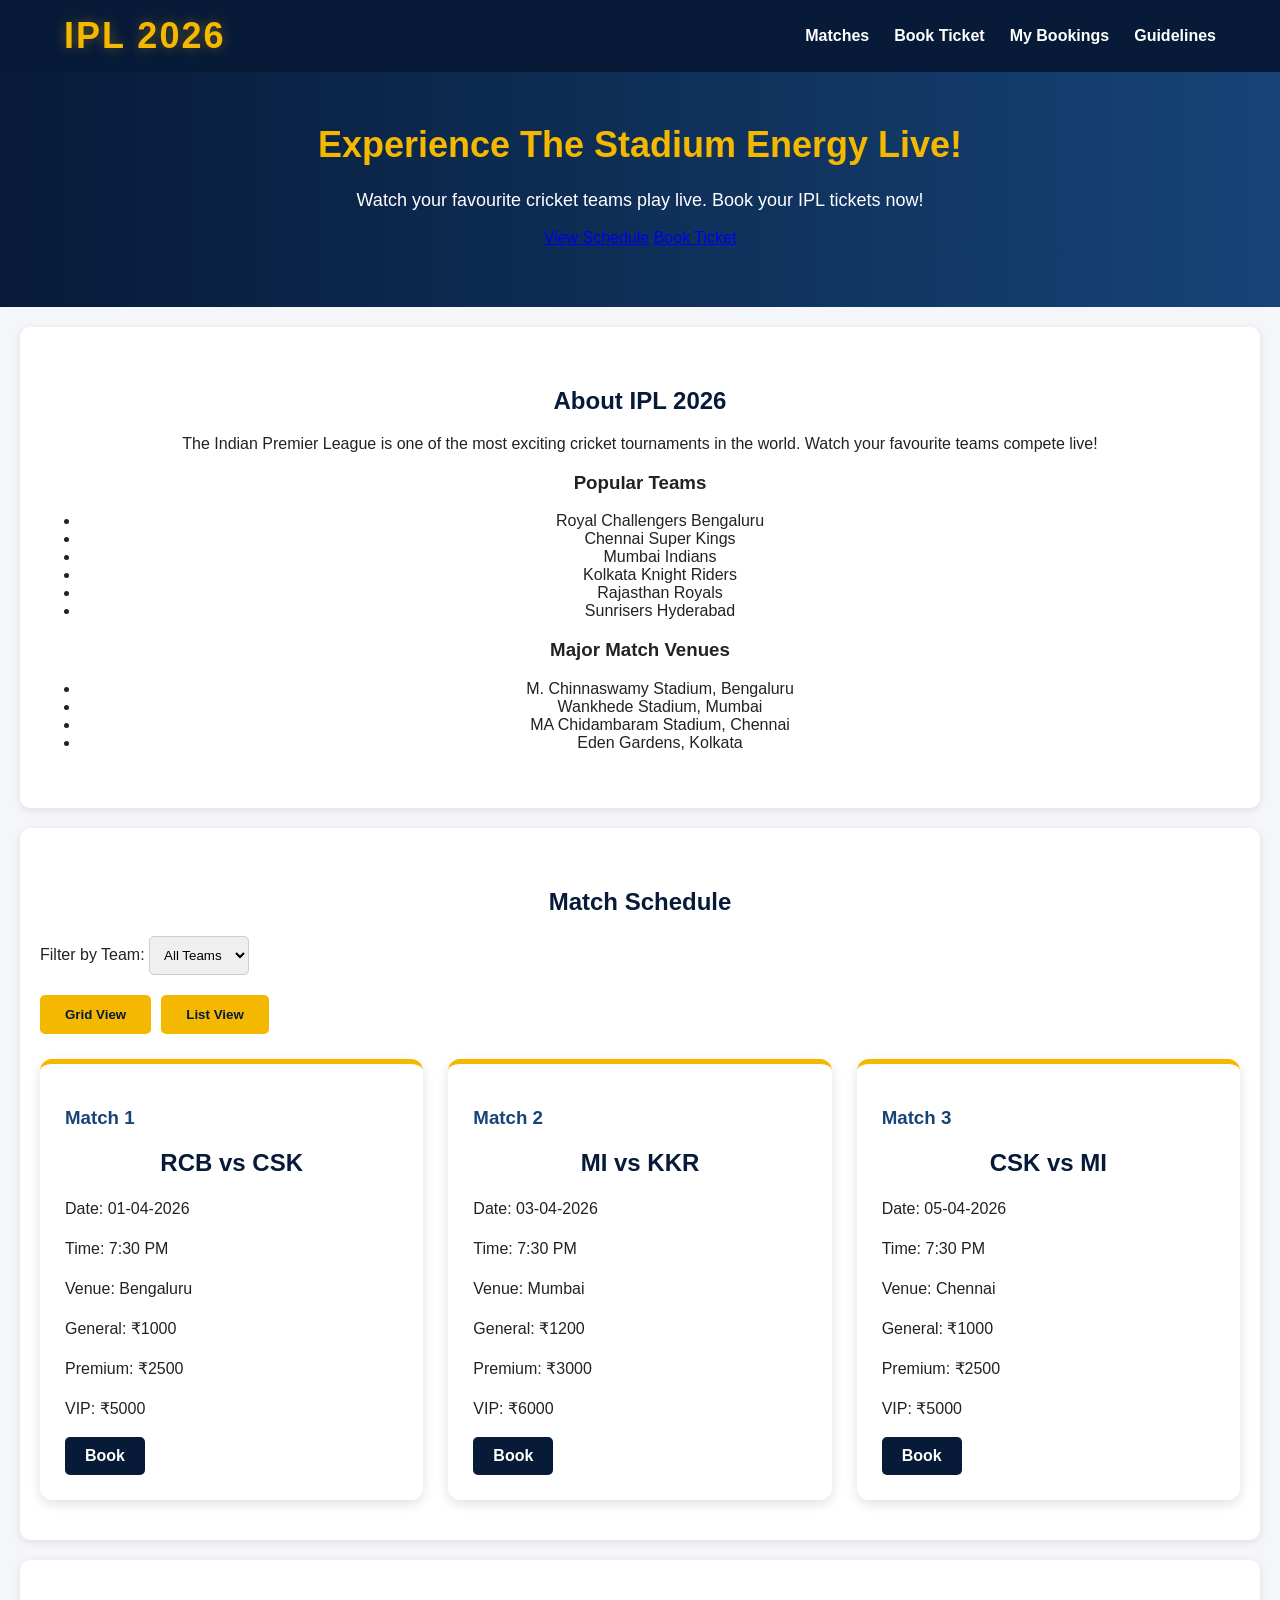
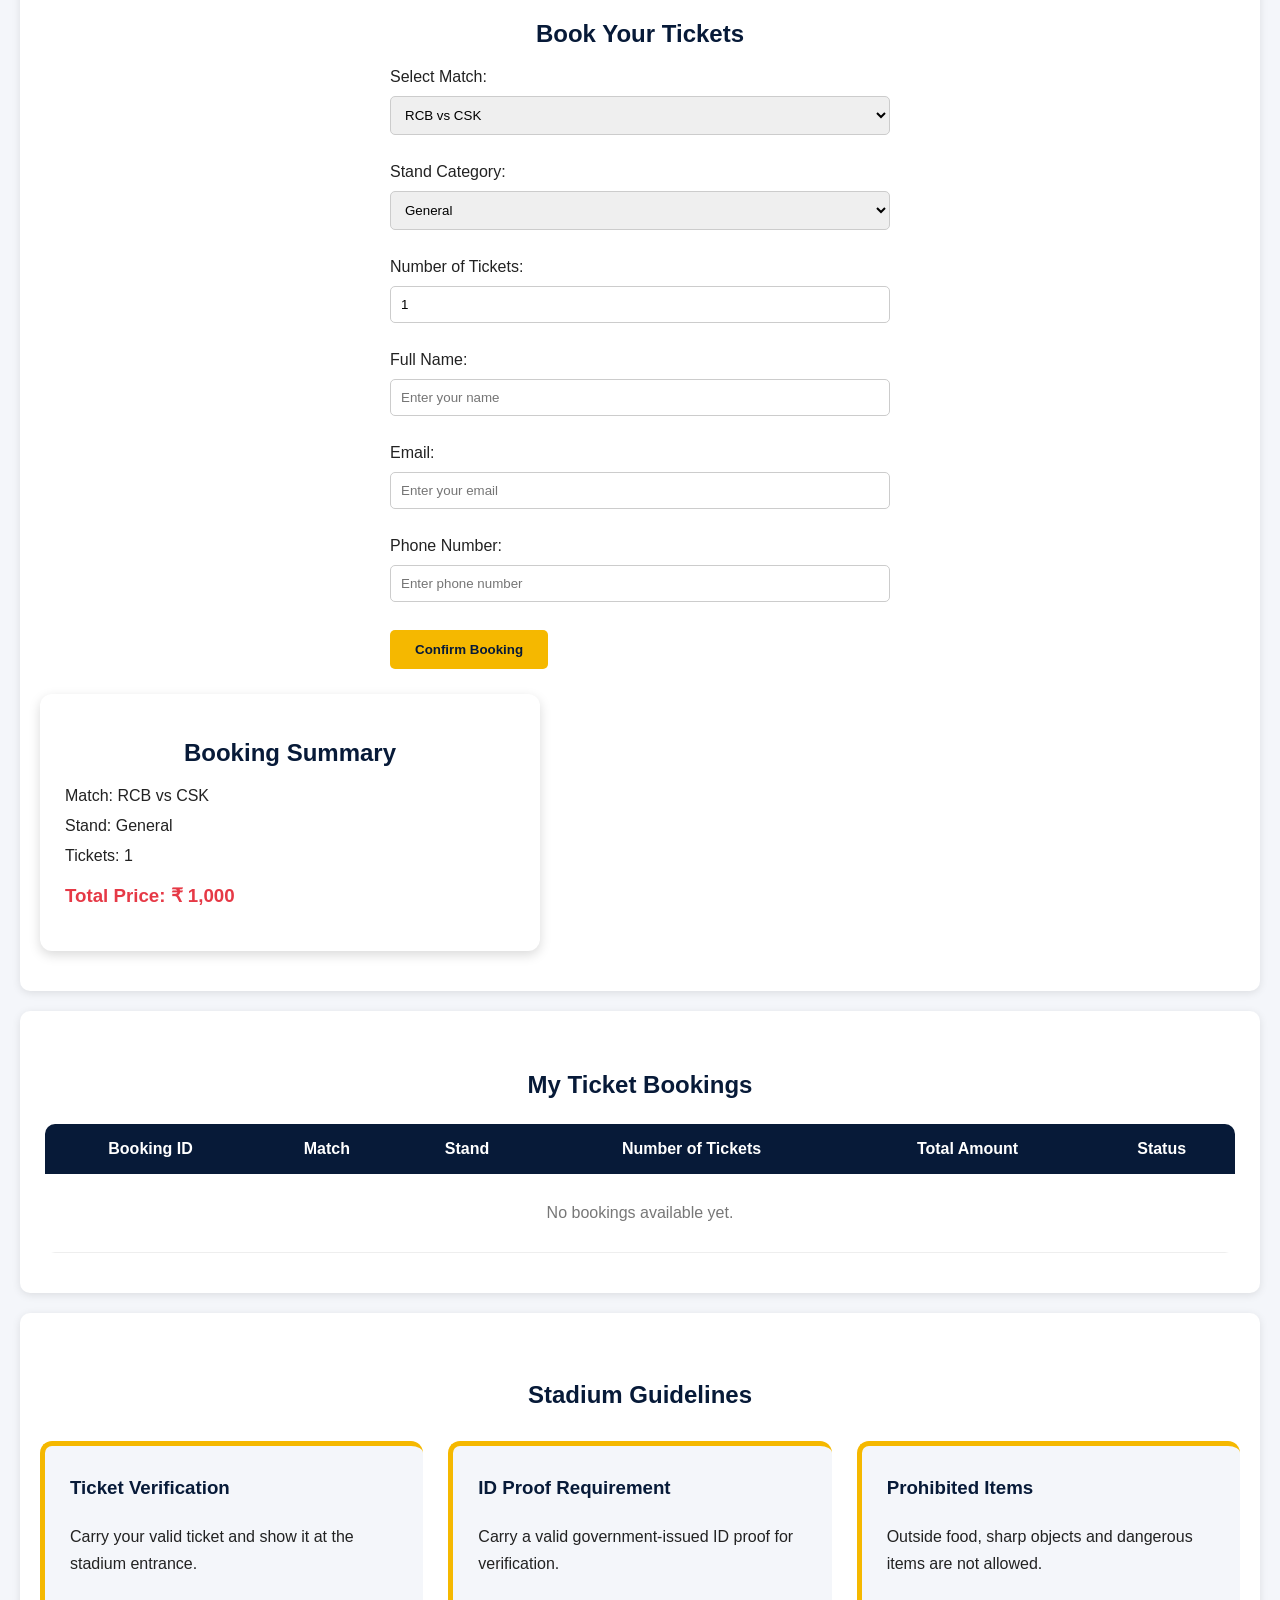
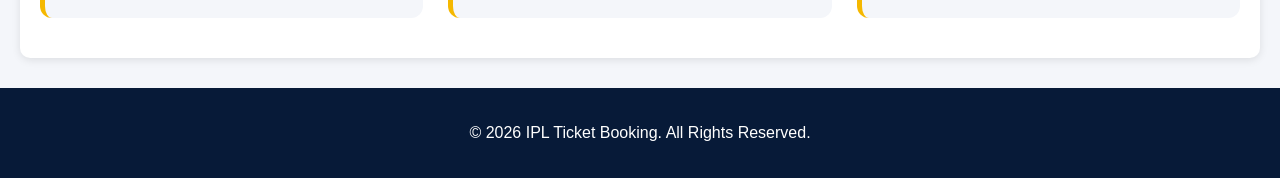
<file: index.html>
<!DOCTYPE html>
<html lang="en">

<head>
    <meta charset="UTF-8">
    <meta name="viewport" content="width=device-width, initial-scale=1.0">
    <title>IPL Ticket Booking</title>
    <link rel="stylesheet" href="styles.css">
</head>

<body>

    
<!-- Navigation -->
<nav class="navbar">

    <h1 class="logo">IPL 2026</h1>

    <!-- Hamburger Menu -->
    <button class="menu-toggle" id="menuToggle" aria-label="Toggle navigation" aria-expanded="false">
        ☰
    </button>

    <!-- Navigation Links -->
    <div class="nav-links" id="navLinks">

        <a href="#matches">Matches</a>
        <a href="#booking">Book Ticket</a>
        <a href="#mybookings">My Bookings</a>
        <a href="#guidelines">Guidelines</a>

    </div>

</nav>



    <!-- Hero Section -->
    <header>
        <h1>Experience The Stadium Energy Live!</h1>

        <p>Watch your favourite cricket teams play live.
            Book your IPL tickets now!</p>

        <a href="#matches">View Schedule</a>
        <a href="booking.html">Book Ticket</a>
    </header>


    <!-- About IPL -->
    <section id="about">
        <h2>About IPL 2026</h2>

        <p>The Indian Premier League is one of the most exciting
            cricket tournaments in the world. Watch your favourite
            teams compete live!</p>

        <h3>Popular Teams</h3>
        <ul>
            <li>Royal Challengers Bengaluru</li>
            <li>Chennai Super Kings</li>
            <li>Mumbai Indians</li>
            <li>Kolkata Knight Riders</li>
            <li>Rajasthan Royals</li>
            <li>Sunrisers Hyderabad</li>
        </ul>

        <h3>Major Match Venues</h3>
        <ul>
            <li>M. Chinnaswamy Stadium, Bengaluru</li>
            <li>Wankhede Stadium, Mumbai</li>
            <li>MA Chidambaram Stadium, Chennai</li>
            <li>Eden Gardens, Kolkata</li>
        </ul>
    </section>


    
<!-- Match Schedule -->
<section id="matches">

    <h2>Match Schedule</h2>

    <!-- Team Filter -->
    <label for="team">Filter by Team:</label>

    <select id="team" name="team">
        <option value="all">All Teams</option>
        <option value="RCB">RCB</option>
        <option value="CSK">CSK</option>
        <option value="MI">MI</option>
        <option value="KKR">KKR</option>
    </select>

    <!-- Grid/List Toggle -->
    <div class="view-controls">
        <button id="gridView">Grid View</button>
        <button id="listView">List View</button>
    </div>

    <!-- Match Cards -->
    <div class="match-container" id="matchContainer">

        <div class="match-card" data-teams="RCB CSK">
            <h3>Match 1</h3>
            <h2>RCB vs CSK</h2>
            <p>Date: 01-04-2026</p>
            <p>Time: 7:30 PM</p>
            <p>Venue: Bengaluru</p>
            <p>General: ₹1000</p>
            <p>Premium: ₹2500</p>
            <p>VIP: ₹5000</p>
            <a href="#booking" class="book-btn">Book</a>
        </div>

        <div class="match-card" data-teams="MI KKR">
            <h3>Match 2</h3>
            <h2>MI vs KKR</h2>
            <p>Date: 03-04-2026</p>
            <p>Time: 7:30 PM</p>
            <p>Venue: Mumbai</p>
            <p>General: ₹1200</p>
            <p>Premium: ₹3000</p>
            <p>VIP: ₹6000</p>
            <a href="#booking" class="book-btn">Book</a>
        </div>

        <div class="match-card" data-teams="CSK MI">
            <h3>Match 3</h3>
            <h2>CSK vs MI</h2>
            <p>Date: 05-04-2026</p>
            <p>Time: 7:30 PM</p>
            <p>Venue: Chennai</p>
            <p>General: ₹1000</p>
            <p>Premium: ₹2500</p>
            <p>VIP: ₹5000</p>
            <a href="#booking" class="book-btn">Book</a>
        </div>

    </div>

</section>



    <!-- Ticket Booking Form -->
    <section id="booking">
        <h2>Book Your Tickets</h2>

        <form id="bookingForm">

            <label for="match">Select Match:</label>

            <select id="match" name="match">
                <option value="RCB vs CSK">RCB vs CSK</option>
                <option value="MI vs KKR">MI vs KKR</option>
                <option value="CSK vs MI">CSK vs MI</option>
            </select>

            <br><br>

            <label for="stand">Stand Category:</label>

            <select id="stand" name="stand">
                <option value="General">General</option>
                <option value="Premium">Premium</option>
                <option value="VIP">VIP</option>
            </select>

            <br><br>

            <label for="quantity">Number of Tickets:</label>

            <input type="number" id="quantity" name="quantity"
                min="1" value="1">

            <br><br>

            <label for="name">Full Name:</label>

            <input type="text" id="name" name="name"
                placeholder="Enter your name">

            <br><br>

            <label for="email">Email:</label>

            <input type="email" id="email" name="email"
                placeholder="Enter your email">

            <br><br>

            <label for="phone">Phone Number:</label>

            <input type="tel" id="phone" name="phone"
                placeholder="Enter phone number">

            <br><br>

            <button type="submit">Confirm Booking</button>

        </form>


        <!-- Booking Summary Card -->
        <div class="booking-summary" id="bookingSummary">

            <h2>Booking Summary</h2>

            <p>Match:
                <span id="summaryMatch">Not selected</span>
            </p>

            <p>Stand:
                <span id="summaryStand">Not selected</span>
            </p>

            <p>Tickets:
                <span id="summaryQuantity">0</span>
            </p>

            <h3>Total Price: ₹
                <span id="summaryTotal">0</span>
            </h3>

        </div>

    </section>


    
<!-- My Bookings -->
<section id="mybookings">

    <h2>My Ticket Bookings</h2>

    <div class="booking-table-container">

        <table class="booking-table">

            <thead>
                <tr>
                    <th>Booking ID</th>
                    <th>Match</th>
                    <th>Stand</th>
                    <th>Number of Tickets</th>
                    <th>Total Amount</th>
                    <th>Status</th>
                </tr>
            </thead>

            <tbody id="bookingTableBody">
                <tr>
                    <td colspan="6" class="empty-bookings">
                        No bookings available yet.
                    </td>
                </tr>
            </tbody>

        </table>

    </div>

</section>



    <!-- Guidelines -->
<section id="guidelines">

    <h2>Stadium Guidelines</h2>

    <div class="guidelines-container">

        <div class="guideline-card">
            <h3>Ticket Verification</h3>
            <p>Carry your valid ticket and show it at the stadium entrance.</p>
        </div>

        <div class="guideline-card">
            <h3>ID Proof Requirement</h3>
            <p>Carry a valid government-issued ID proof for verification.</p>
        </div>

        <div class="guideline-card">
            <h3>Prohibited Items</h3>
            <p>Outside food, sharp objects and dangerous items are not allowed.</p>
        </div>

    </div>

</section>


    <!-- Footer -->
    <footer>
        <p>© 2026 IPL Ticket Booking. All Rights Reserved.</p>
    </footer>


    <!-- JavaScript -->
    <script src="app.js"></script>

</body>
</html>
</file>
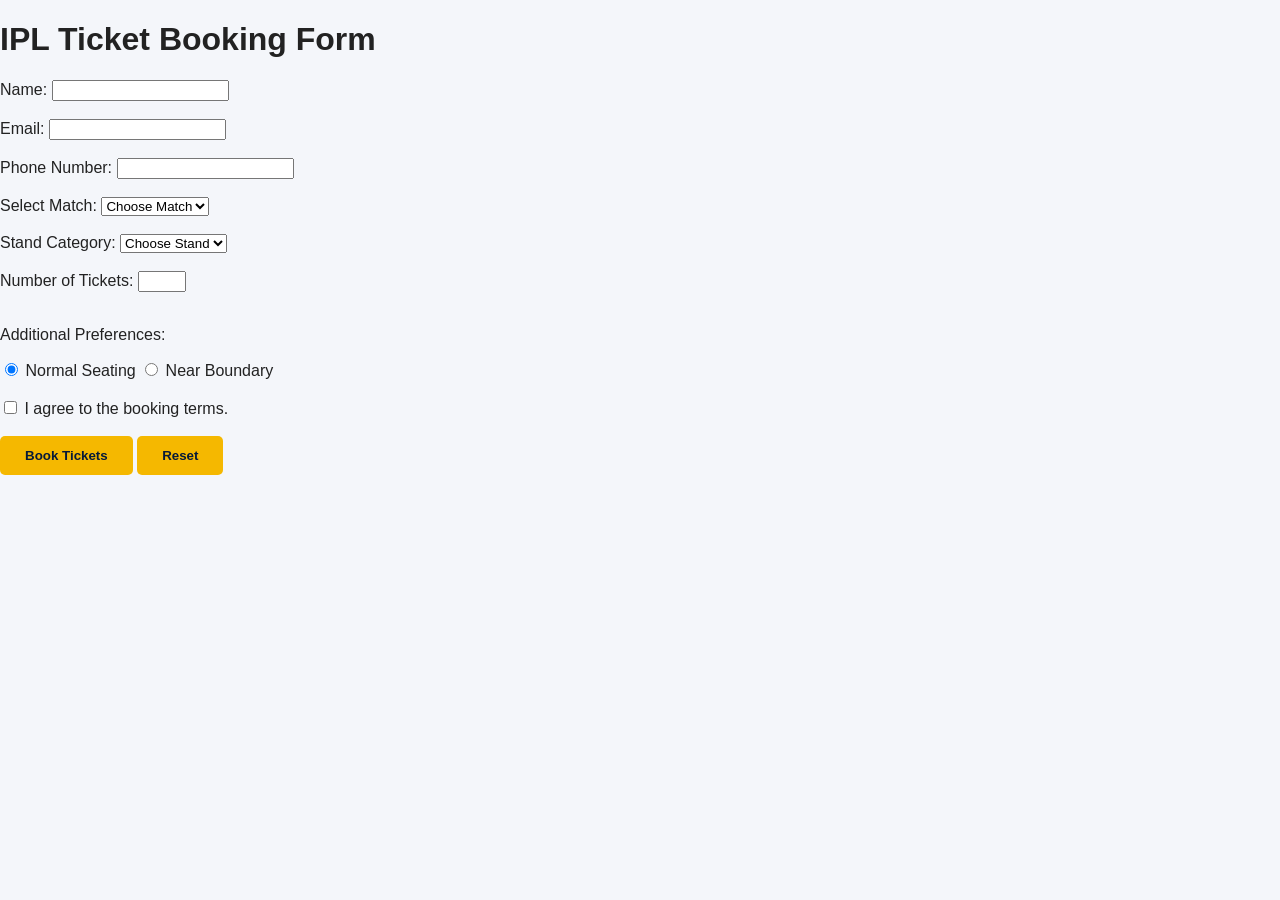
<file: booking.html>
<!DOCTYPE html>
<html>
<head>
    <title>IPL Ticket Booking</title>
    <link rel="stylesheet" href="styles.css">
</head>
<body>

    <h1>IPL Ticket Booking Form</h1>

    <form>

        <label>Name:</label>
        <input type="text" name="name" required minlength="3">
        <br><br>

        <label>Email:</label>
        <input type="email" name="email" required>
        <br><br>

        <label>Phone Number:</label>
        <input type="tel" name="phone" required
        pattern="[0-9]{10}" title="Enter a 10-digit phone number">
        <br><br>

        <label>Select Match:</label>
        <select name="match" required>
            <option value="">Choose Match</option>
            <option>RCB vs CSK</option>
            <option>MI vs RCB</option>
            <option>CSK vs MI</option>
        </select>
        <br><br>

        <label>Stand Category:</label>
        <select name="stand" required>
            <option value="">Choose Stand</option>
            <option>General</option>
            <option>Premium</option>
            <option>VIP</option>
        </select>
        <br><br>

        <label>Number of Tickets:</label>
        <input type="number" name="tickets" min="1" max="10" required>
        <br><br>

        <p>Additional Preferences:</p>

        <input type="radio" name="preference" value="Normal" checked>
        Normal Seating

        <input type="radio" name="preference" value="Near Boundary">
        Near Boundary

        <br><br>

        <input type="checkbox" name="terms" required>
        I agree to the booking terms.

        <br><br>

        <button type="submit">Book Tickets</button>
        <button type="reset">Reset</button>

    </form>

</body>
</html>
</file>
<file: styles.css>
/* Website Theme */
:root {
    --primary: #071a38;
    --accent: #f5b800;
    --background: #f4f6fa;
    --text: #222222;
}

/* General Styling */
body {
    margin: 0;
    font-family: Arial, sans-serif;
    background-color: var(--background);
    color: var(--text);
}

/* Navigation Bar */
nav {
    background-color: var(--primary);
    padding: 15px;
    text-align: center;
    position: fixed;
    top: 0;
    width: 100%;
    z-index: 1000;
}

nav a {
    color: white;
    text-decoration: none;
    margin: 15px;
    font-weight: bold;
}

nav a:hover {
    color: var(--accent);
}

/* Hero Section / Banner */
header {
    background: linear-gradient(to right, #071a38, #164477);
    color: white;
    text-align: center;
    padding: 100px 20px 60px;
}

header h1 {
    font-size: 36px;
    color: var(--accent);
}

header p {
    font-size: 18px;
}

/* Buttons */
button {
    background-color: var(--accent);
    color: var(--primary);
    padding: 12px 25px;
    border: none;
    border-radius: 5px;
    cursor: pointer;
    font-weight: bold;
}

button:hover {
    background-color: #e0a600;
}

/* General Sections */
section {
    padding: 40px 20px;
    margin: 20px;
    background-color: white;
    border-radius: 10px;
    box-shadow: 0 2px 8px rgba(0, 0, 0, 0.1);
}

section h2 {
    color: var(--primary);
    text-align: center;
}

/* About Section */
#about {
    text-align: center;
}

/* Match Schedule */
#matches table {
    width: 100%;
    border-collapse: collapse;
    margin-top: 20px;
}

#matches th {
    background-color: var(--primary);
    color: white;
}

#matches th,
#matches td {
    padding: 12px;
    border: 1px solid #dddddd;
    text-align: center;
}

/* Booking Form */
#booking form {
    max-width: 500px;
    margin: auto;
}

#booking input,
#booking select {
    width: 100%;
    padding: 10px;
    margin: 10px 0;
    border: 1px solid #cccccc;
    border-radius: 5px;
    box-sizing: border-box;
}

/* My Bookings */
#mybookings {
    text-align: center;
}

/* Guidelines */
#guidelines {
    line-height: 1.8;
}

/* Footer */
footer {
    background-color: var(--primary);
    color: white;
    text-align: center;
    padding: 20px;
    margin-top: 30px;
}

.toast {
    position: fixed;
    bottom: 30px;
    right: 30px;
    background-color: #222;
    color: white;
    padding: 15px 25px;
    border-radius: 8px;
    z-index: 9999;
    font-size: 16px;
}
.booking-summary {
    background: #ffffff;
    color: #222;
    padding: 25px;
    margin-top: 25px;
    border-radius: 12px;
    box-shadow: 0 4px 12px rgba(0, 0, 0, 0.15);
    max-width: 450px;
}

.booking-summary h2 {
    margin-bottom: 20px;
}

.booking-summary p {
    margin: 12px 0;
    font-size: 16px;
}

.booking-summary h3 {
    margin-top: 20px;
    color: #e63946;
}
/* Hamburger Menu */
.menu-toggle {
    display: none;
    background: var(--accent);
    color: var(--primary);
    border: none;
    font-size: 24px;
    padding: 10px 16px;
    border-radius: 8px;
    cursor: pointer;
}
/* IPL Logo Styling */
.navbar .logo {
    color: #f5b800;
    font-size: 36px;
    font-weight: 900;
    letter-spacing: 2px;
    text-shadow: 0 0 12px rgba(245, 184, 0, 0.35);
    margin: 0;
}

/* =================================
   ACTIVITY 8: RESPONSIVE LAYOUT
================================= */

/* Navigation using Flexbox */
.navbar {
    display: flex;
    align-items: center;
    justify-content: space-between;
    gap: 20px;
    box-sizing: border-box;
    text-align: left;
    padding: 15px 5%;
}

.nav-links {
    display: flex;
    align-items: center;
    gap: 25px;
}

.nav-links a {
    margin: 0;
    white-space: nowrap;
}

/* Match Cards using CSS Grid */
.match-container {
    display: grid;
    grid-template-columns: repeat(3, 1fr);
    gap: 25px;
    margin-top: 25px;
}

.match-card {
    background: #ffffff;
    border-radius: 12px;
    padding: 25px;
    box-shadow: 0 4px 12px rgba(0, 0, 0, 0.12);
    border-top: 5px solid var(--accent);
}

.match-card h3 {
    color: #164477;
}

.match-card h2 {
    color: var(--primary);
}

.match-card p {
    line-height: 1.5;
}

.match-card .book-btn {
    display: inline-block;
    background: var(--primary);
    color: white;
    padding: 10px 20px;
    border-radius: 5px;
    text-decoration: none;
    font-weight: bold;
}

.match-card .book-btn:hover {
    background: #164477;
}

/* List View */
.match-container.list-view {
    grid-template-columns: 1fr;
}

.match-container.list-view .match-card {
    display: flex;
    flex-wrap: wrap;
    align-items: center;
    justify-content: space-between;
    gap: 12px;
}

/* View Controls */
.view-controls {
    display: flex;
    gap: 10px;
    margin-top: 20px;
}

/* Team Filter */
#team {
    padding: 10px;
    border-radius: 5px;
    border: 1px solid #cccccc;
}

/* Guidelines using CSS Grid */
.guidelines-container {
    display: grid;
    grid-template-columns: repeat(3, 1fr);
    gap: 25px;
}

.guideline-card {
    background: #f4f6fa;
    padding: 25px;
    border-radius: 10px;
    border-left: 5px solid var(--accent);
}

.guideline-card h3 {
    color: var(--primary);
}

/* Tablet and Mobile Responsive Layout */
@media screen and (max-width: 768px) {

    .navbar {
        flex-wrap: wrap;
    }

    .menu-toggle {
        display: block;
    }

    .nav-links {
        display: none;
        flex-direction: column;
        align-items: stretch;
        width: 100%;
        gap: 0;
    }

    .nav-links.active {
        display: flex;
    }

    .nav-links a {
        padding: 12px;
        text-align: center;
    }

    .match-container {
        grid-template-columns: 1fr;
    }

    .guidelines-container {
        grid-template-columns: 1fr;
    }

    header h1 {
        font-size: 27px;
    }

    section {
        margin: 12px;
        padding: 25px 15px;
    }

    .booking-summary {
        max-width: 100%;
        box-sizing: border-box;
    }

}

/* Smaller Mobile Screens */
@media screen and (max-width: 480px) {

    .navbar .logo {
        font-size: 25px;
    }

    header {
        padding: 110px 15px 45px;
    }

    header h1 {
        font-size: 23px;
    }

    header p {
        font-size: 15px;
    }

    .match-card {
        padding: 18px;
    }

    .view-controls {
        flex-wrap: wrap;
    }

    .view-controls button {
        flex: 1;
    }

}

/* =================================
   MY BOOKINGS - ACTIVITY 8
================================= */

#mybookings {
    padding: 40px 25px;
    overflow: hidden;
}

.booking-table-container {
    width: 100%;
    overflow-x: auto;
    margin-top: 25px;
}

.booking-table {
    width: 100%;
    border-collapse: collapse;
    background: white;
    border-radius: 10px;
    overflow: hidden;
}

.booking-table th {
    background: var(--primary);
    color: white;
    padding: 16px;
    text-align: center;
}

.booking-table td {
    padding: 15px;
    text-align: center;
    border-bottom: 1px solid #eeeeee;
}

.booking-table tbody tr:hover {
    background: #f4f6fa;
}

.empty-bookings {
    color: #777;
    padding: 30px !important;
}

/* =================================
   GUIDELINES - ACTIVITY 8
================================= */

.guidelines-container {
    display: grid;
    grid-template-columns: repeat(3, minmax(0, 1fr));
    gap: 25px;
    margin-top: 25px;
}

.guideline-card {
    background: #f4f6fa;
    padding: 25px;
    border-radius: 12px;
    border-top: 5px solid var(--accent);
    transition: transform 0.3s ease, box-shadow 0.3s ease;
}

.guideline-card:hover {
    transform: translateY(-5px);
    box-shadow: 0 6px 16px rgba(0, 0, 0, 0.12);
}

.guideline-card h3 {
    color: var(--primary);
    margin-top: 0;
}

.guideline-card p {
    line-height: 1.7;
}

/* Responsive Guidelines and Bookings */
@media screen and (max-width: 768px) {

    .guidelines-container {
        grid-template-columns: 1fr;
    }

    .booking-table {
        min-width: 650px;
    }

}
/* Guidelines Grid Fix */

#guidelines {
    width: auto;
    box-sizing: border-box;
    overflow: hidden;
}

.guidelines-container {
    display: grid !important;
    grid-template-columns: repeat(3, minmax(0, 1fr));
    gap: 25px;
    width: 100%;
    box-sizing: border-box;
}

.guideline-card {
    display: block;
    min-width: 0;
    box-sizing: border-box;
    background: #f4f6fa;
    padding: 25px;
    border-radius: 12px;
    border-top: 5px solid #f5b800;
}

@media screen and (max-width: 768px) {
    .guidelines-container {
        grid-template-columns: 1fr;
    }
}
</file>
